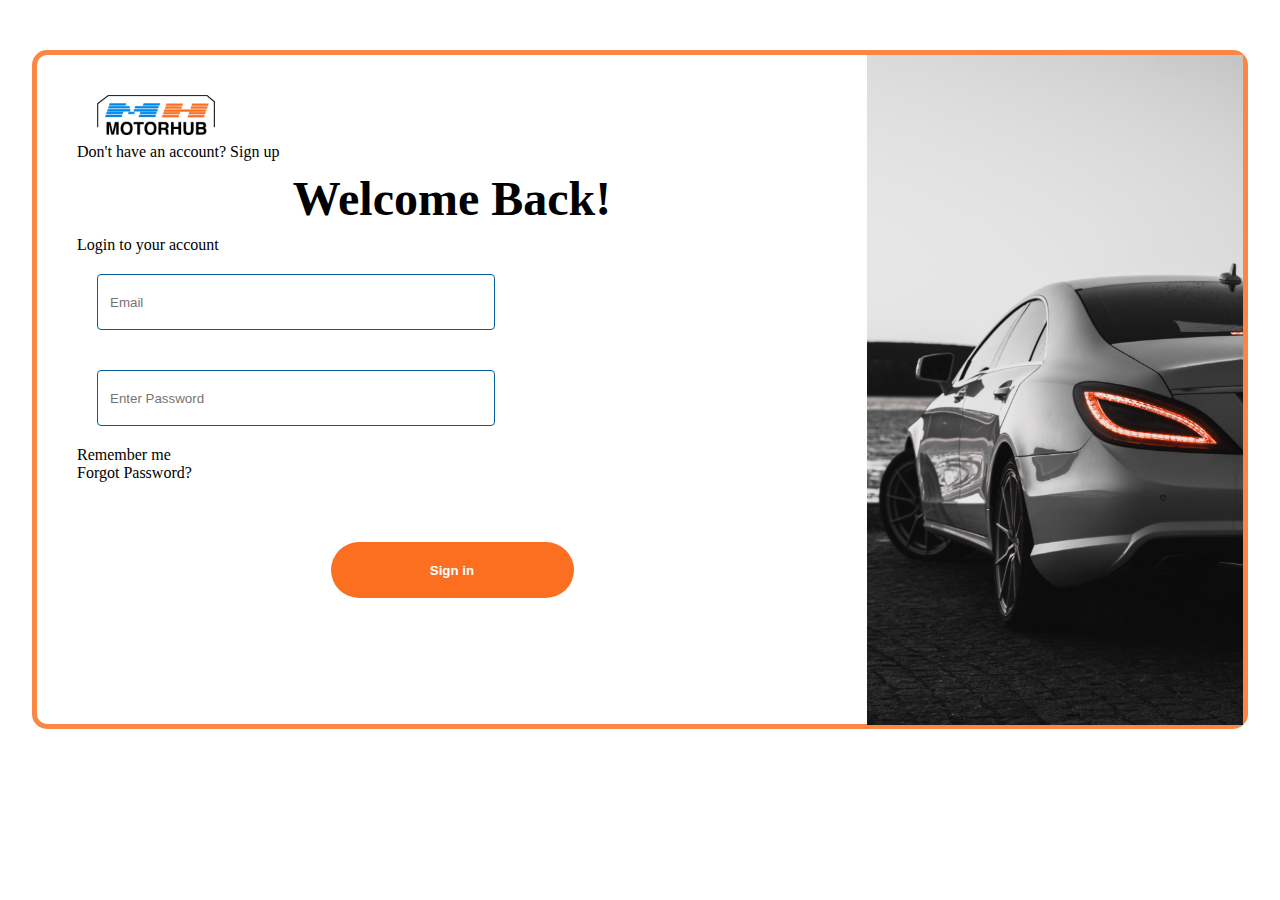
<file: signin.html>
<!DOCTYPE html>
<html lang="en">

<head>
    <meta charset="UTF-8">
    <meta name="viewport" content="width=device-width, initial-scale=1.0">
    <link rel="stylesheet" href="./styles/index.css">
    <link rel="stylesheet" href="./styles/signin.css">
    <title>signin</title>
</head>

<body>


    <div class="container">

        <form action="" class="form">
            <img src="images/logo.jpg">
            <p class="p1">Don't have an account? Sign up</p>
            <h1>Welcome Back!</h1>
            <p class="p2">Login to your account</p>

            <input type="text" placeholder="Email" name="email" required class="box">
            <input type="password" placeholder="Enter Password" name="psw" required class="box">
            <checkbox>Remember me</checkbox>
            <p>Forgot Password?</p>
            <input type="submit" value="Sign in" id="submit">

        </form>

        <div class="side">
            <img src="images/Signin image.jpg">
        </div>
    </div>
</body>

</html>
</file>
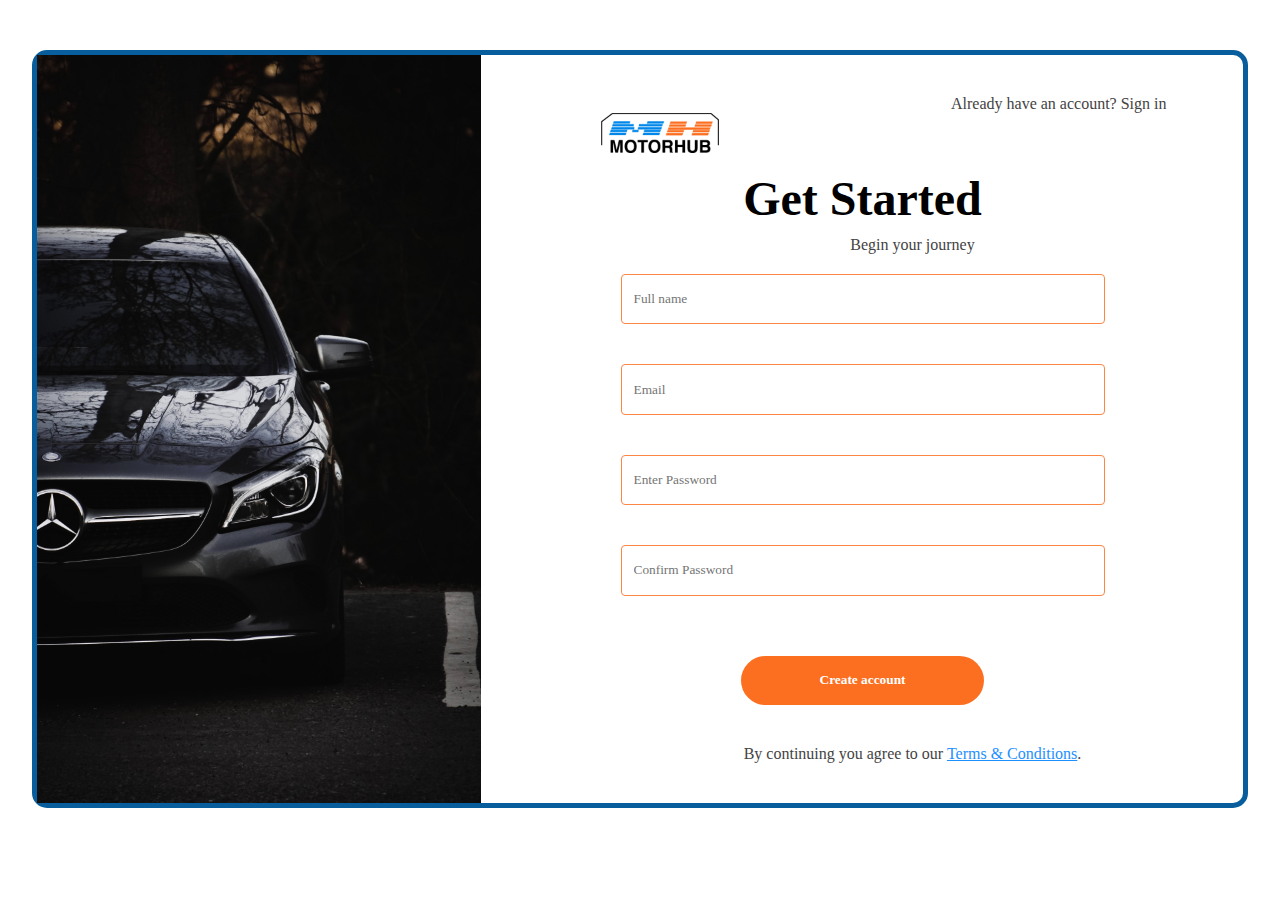
<file: signup.html>
<!DOCTYPE html>
<html lang="en">

<head>
    <meta charset="UTF-8">
    <meta name="viewport" content="width=device-width, initial-scale=1.0">
    <link rel="stylesheet" href="./styles/index.css">
    <link rel="stylesheet" href="./styles/signup.css">
    <title>signup</title>
</head>

<body>

    <div class="gencontainer>">
        <div class="container">

            <div class="side">
                <img src="images/Signup image.jpg">
            </div>
            <form action="" class="form">
                <div class="text">
                    <p>Already have an account? Sign in</p>
                </div>

                <img src="images/logo.jpg">
                <h1>Get Started</h1>
                <p>Begin your journey</p>

                <input type="text" placeholder="Full name" name="name" required class="box">

                <input type="text" placeholder="Email" name="email" required class="box">

                <input type="password" placeholder="Enter Password" name="psw" required class="box">

                <input type="password" placeholder="Confirm Password" name="psw-repeat" required class="box">

                <input type="submit" value="Create account" id="submit">

                <p>By continuing you agree to our <a href="#" style="color:dodgerblue">Terms & Conditions</a>.</p>
            </form>

        </div>
    </div>
</body>

</html>
</file>
<file: styles/index.css>
*{
    margin: 0;
    padding: 0;
}
</file>
<file: styles/signin.css>
* {
    margin: 0;
    padding: 0;
    box-sizing: border-box
}

.container {
    width: 1216px;
    height: 679px;
    border-radius: 15px;
    border: 5px solid #FC8745;
    background: #FFF;
    display: flex;
    margin: auto;
    margin-top: 50px;
}



/* Full-width input fields */
.form {
    border: none;
    width: 100%;
    display: flex;
    flex-direction: column;
    padding: 40px;


}

.form h1 {
    font-family: raleway;
    margin: 10px;
    font-size: 3rem;
    align-self: center;
}

.form p {
    color: #000;
    font-family: Raleway;
    font-size: 16px;
    font-style: normal;
    font-weight: 400;
    line-height: normal;
    margin-right: 0;
}

.form p {
    color: #000;
    font-family: Raleway;
    font-size: 16px;
    font-style: normal;
    font-weight: 400;
    line-height: normal;
    margin-right: 0;
}

.form img {
    width: 118px;
    height: 48px;
    flex-shrink: 0;
    margin-left: 20px;

}

.box {
    width: 398px;
    height: 56px;
    flex-shrink: 0;
    border-radius: 4px;
    border: 1px solid #085E9C;
    background: #FFF;
    padding: 12px;
    margin: 20px;
    align-self: flex-start;
}

#submit {
    padding: 10px 30px;
    border-radius: 37px;
    background-color: #FC6F20;
    color: white;
    margin: 60px 15px;
    border: none;
    width: 243px;
    height: 56px;
    font-weight: bold;
    align-self: center;
}

#submit:hover {
    cursor: pointer;
    background: var(--orange-300, #FD9F6A);

}

.side {
    display: flex;
}

.side img {
    width: 376px;
    height: 670px;
    flex-shrink: 0;
}
</file>
<file: styles/signup.css>
* {
    margin: 0;
    padding: 0;
    box-sizing: border-box;
    font-family: Raleway
}

.container {
    width: 1216px;
    display: flex;
    height: 758px;
    flex-shrink: 0;
    border-radius: 15px;
    border: 5px solid #085E9C;
    background: #FFF;
    margin: auto;
    margin-top: 50px;
}


/* Full-width input fields */
.form {
    position: relative;
    border: none;
    width: 50%;
    display: flex;
    flex-direction: column;
    padding: 40px;
    margin-left: 80px;
    align-items: safe;
}

.form h1 {
    margin: 10px;
    font-size: 3rem;
    align-self: center;
}

.text {
    position: relative;
    left: 300px;
    color: #434343;
    font-size: 16px;
    font-style: normal;
    font-weight: 400;
}

.form p {
    position: relative;
    left: 50px;
    align-self: center;
    color: #434343;
    font-size: 16px;
    font-style: normal;
    font-weight: 400;
    line-height: normal;
}

.form img {
    width: 118px;
    height: 48px;
    flex-shrink: 0;
}

.box {
    width: 484px;
    height: 56px;
    border-radius: 4px;
    border: 1px solid #FC8745;
    background: #FFF;
    padding: 12px;
    margin: 20px;
    align-self: center;
}

#submit {
    padding: 10px 30px;
    border-radius: 37px;
    background-color: #FC6F20;
    color: white;
    margin: 40px 10px;
    border: none;
    width: 243px;
    height: 56px;
    font-weight: bold;
    align-self: center;
}

#submit:hover {
    cursor: pointer;
    background: var(--orange-300, #FD9F6A);

}

.side {
    display: flex;
}

.side img {
    width: 444px;
    height: 748px;
    flex-shrink: 0;
}
</file>
